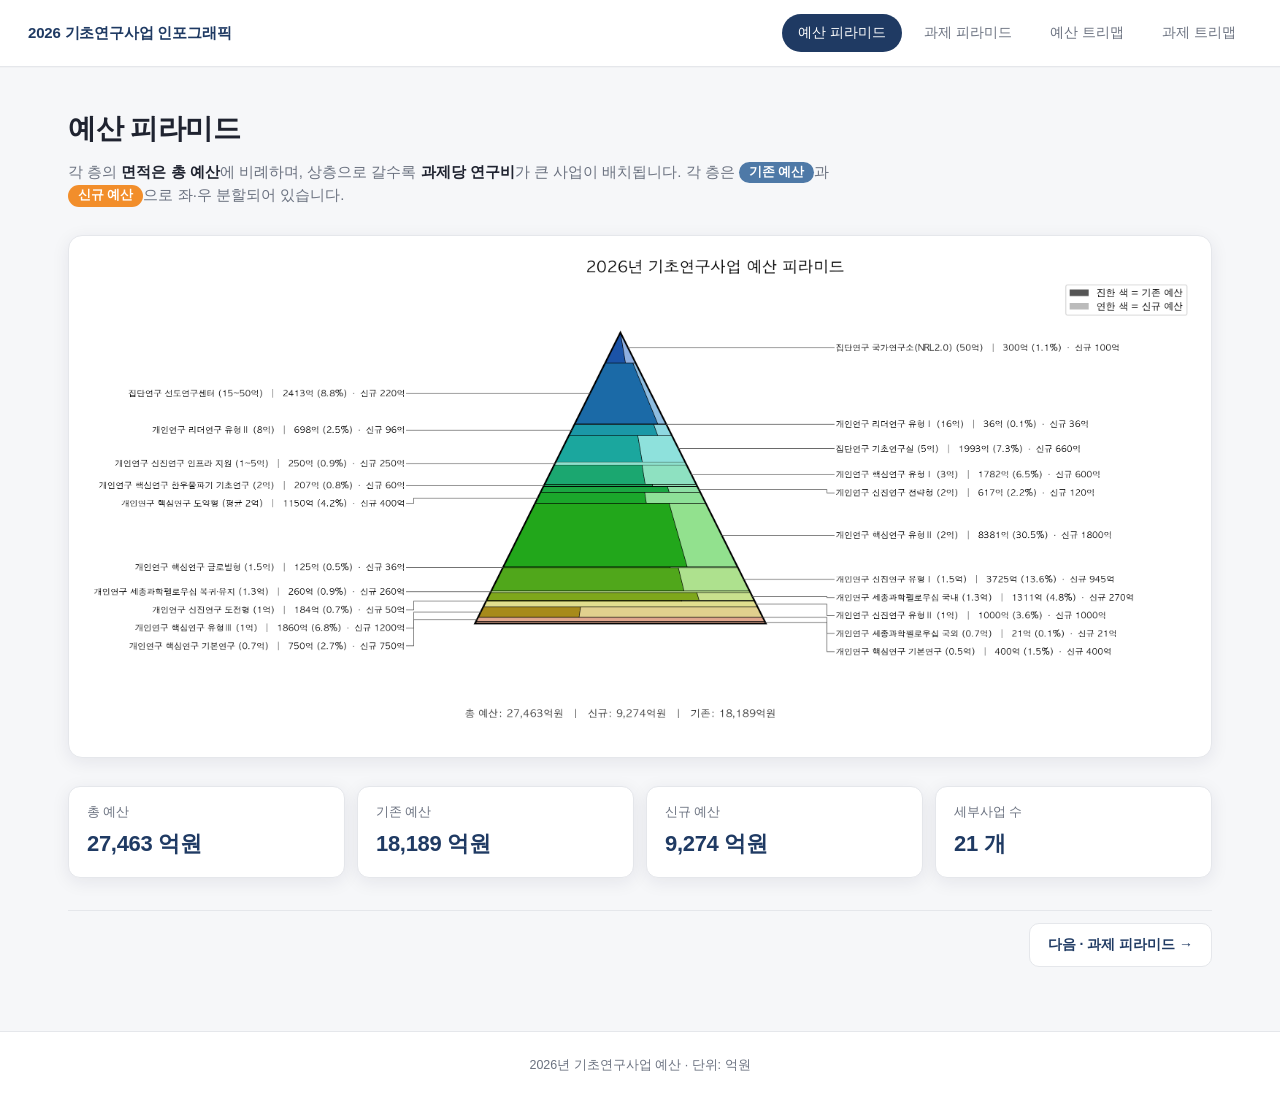
<file: index.html>
<!DOCTYPE html>
<html lang="ko">
<head>
<meta charset="UTF-8">
<meta name="viewport" content="width=device-width, initial-scale=1.0">
<title>2026년 기초연구사업 예산 피라미드</title>
<link rel="stylesheet" href="styles.css">
</head>
<body>
<header>
  <div class="brand">2026 기초연구사업 인포그래픽</div>
  <nav>
    <a href="index.html" class="active">예산 피라미드</a>
    <a href="projects.html">과제 피라미드</a>
    <a href="treemap.html">예산 트리맵</a>
    <a href="treemap-proj.html">과제 트리맵</a>
  </nav>
</header>

<main>
  <section class="page">
    <h1>예산 피라미드</h1>
    <p class="subtitle">
      각 층의 <strong>면적은 총 예산</strong>에 비례하며, 상층으로 갈수록
      <strong>과제당 연구비</strong>가 큰 사업이 배치됩니다.
      각 층은 <span class="chip chip-exist">기존 예산</span>과
      <span class="chip chip-new">신규 예산</span>으로 좌·우 분할되어 있습니다.
    </p>

    <figure>
      <img src="budget_pyramid.png"
           alt="2026년 기초연구사업 예산 피라미드 (기존/신규 분할)">
    </figure>

    <div class="stats">
      <div class="stat"><span class="k">총 예산</span><span class="v">27,463 억원</span></div>
      <div class="stat"><span class="k">기존 예산</span><span class="v">18,189 억원</span></div>
      <div class="stat"><span class="k">신규 예산</span><span class="v">9,274 억원</span></div>
      <div class="stat"><span class="k">세부사업 수</span><span class="v">21 개</span></div>
    </div>

    <div class="pager">
      <span></span>
      <a class="next" href="projects.html">다음 · 과제 피라미드 →</a>
    </div>
  </section>
</main>

<footer>
  <span>2026년 기초연구사업 예산 · 단위: 억원</span>
</footer>
</body>
</html>
</file>
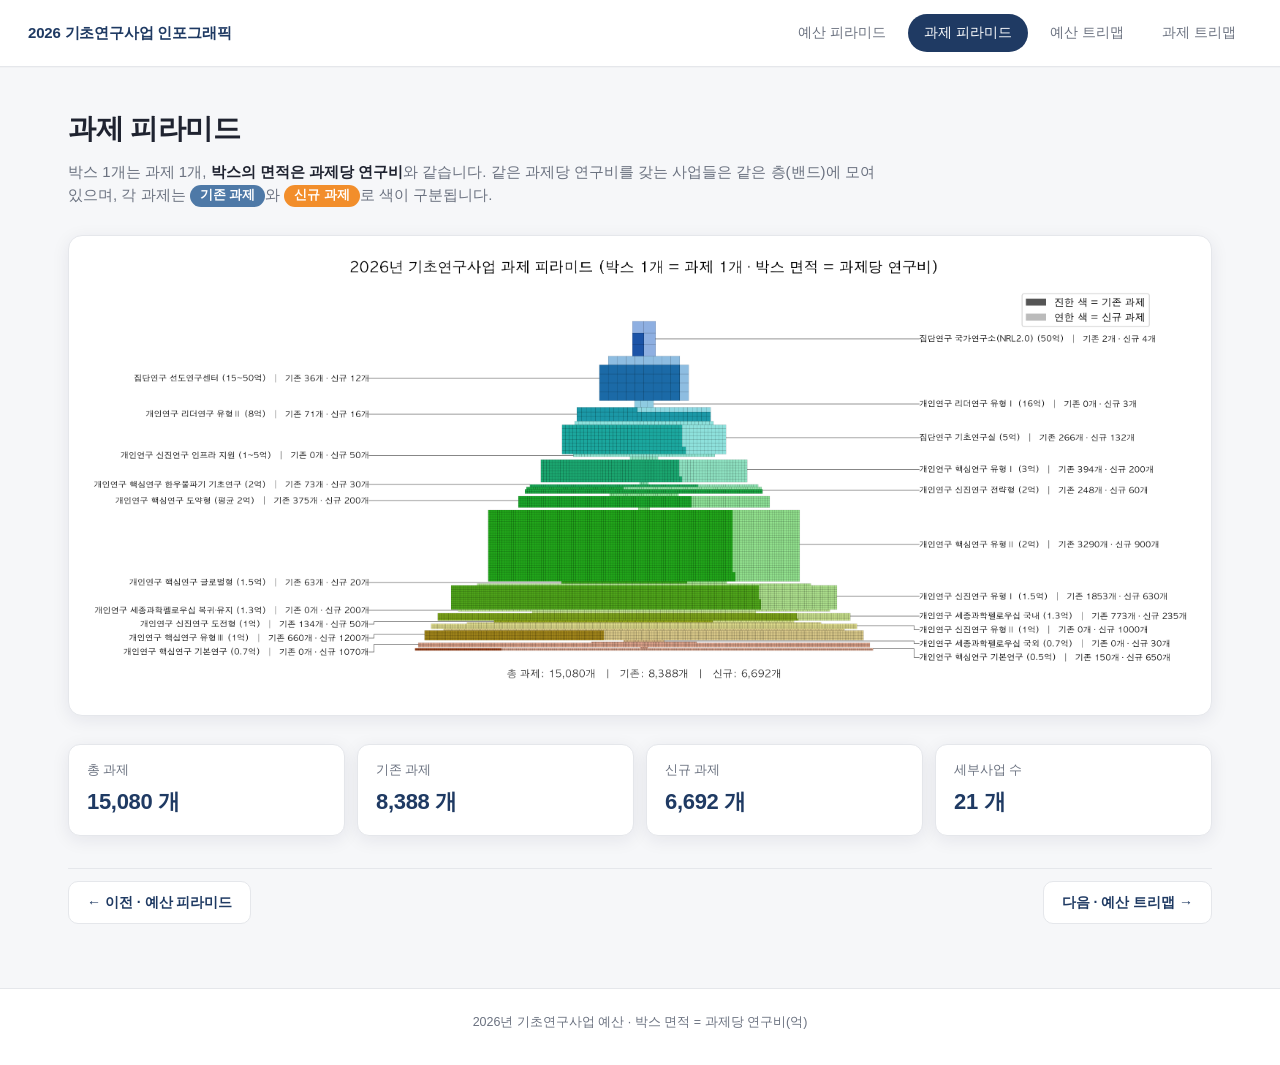
<file: projects.html>
<!DOCTYPE html>
<html lang="ko">
<head>
<meta charset="UTF-8">
<meta name="viewport" content="width=device-width, initial-scale=1.0">
<title>2026년 기초연구사업 과제 피라미드</title>
<link rel="stylesheet" href="styles.css">
</head>
<body>
<header>
  <div class="brand">2026 기초연구사업 인포그래픽</div>
  <nav>
    <a href="index.html">예산 피라미드</a>
    <a href="projects.html" class="active">과제 피라미드</a>
    <a href="treemap.html">예산 트리맵</a>
    <a href="treemap-proj.html">과제 트리맵</a>
  </nav>
</header>

<main>
  <section class="page">
    <h1>과제 피라미드</h1>
    <p class="subtitle">
      박스 1개는 과제 1개, <strong>박스의 면적은 과제당 연구비</strong>와 같습니다.
      같은 과제당 연구비를 갖는 사업들은 같은 층(밴드)에 모여 있으며,
      각 과제는 <span class="chip chip-exist">기존 과제</span>와
      <span class="chip chip-new">신규 과제</span>로 색이 구분됩니다.
    </p>

    <figure>
      <img src="project_pyramid.png"
           alt="2026년 기초연구사업 과제 피라미드 (기존/신규 분할)">
    </figure>

    <div class="stats">
      <div class="stat"><span class="k">총 과제</span><span class="v">15,080 개</span></div>
      <div class="stat"><span class="k">기존 과제</span><span class="v">8,388 개</span></div>
      <div class="stat"><span class="k">신규 과제</span><span class="v">6,692 개</span></div>
      <div class="stat"><span class="k">세부사업 수</span><span class="v">21 개</span></div>
    </div>

    <div class="pager">
      <a class="prev" href="index.html">← 이전 · 예산 피라미드</a>
      <a class="next" href="treemap.html">다음 · 예산 트리맵 →</a>
    </div>
  </section>
</main>

<footer>
  <span>2026년 기초연구사업 예산 · 박스 면적 = 과제당 연구비(억)</span>
</footer>
</body>
</html>
</file>
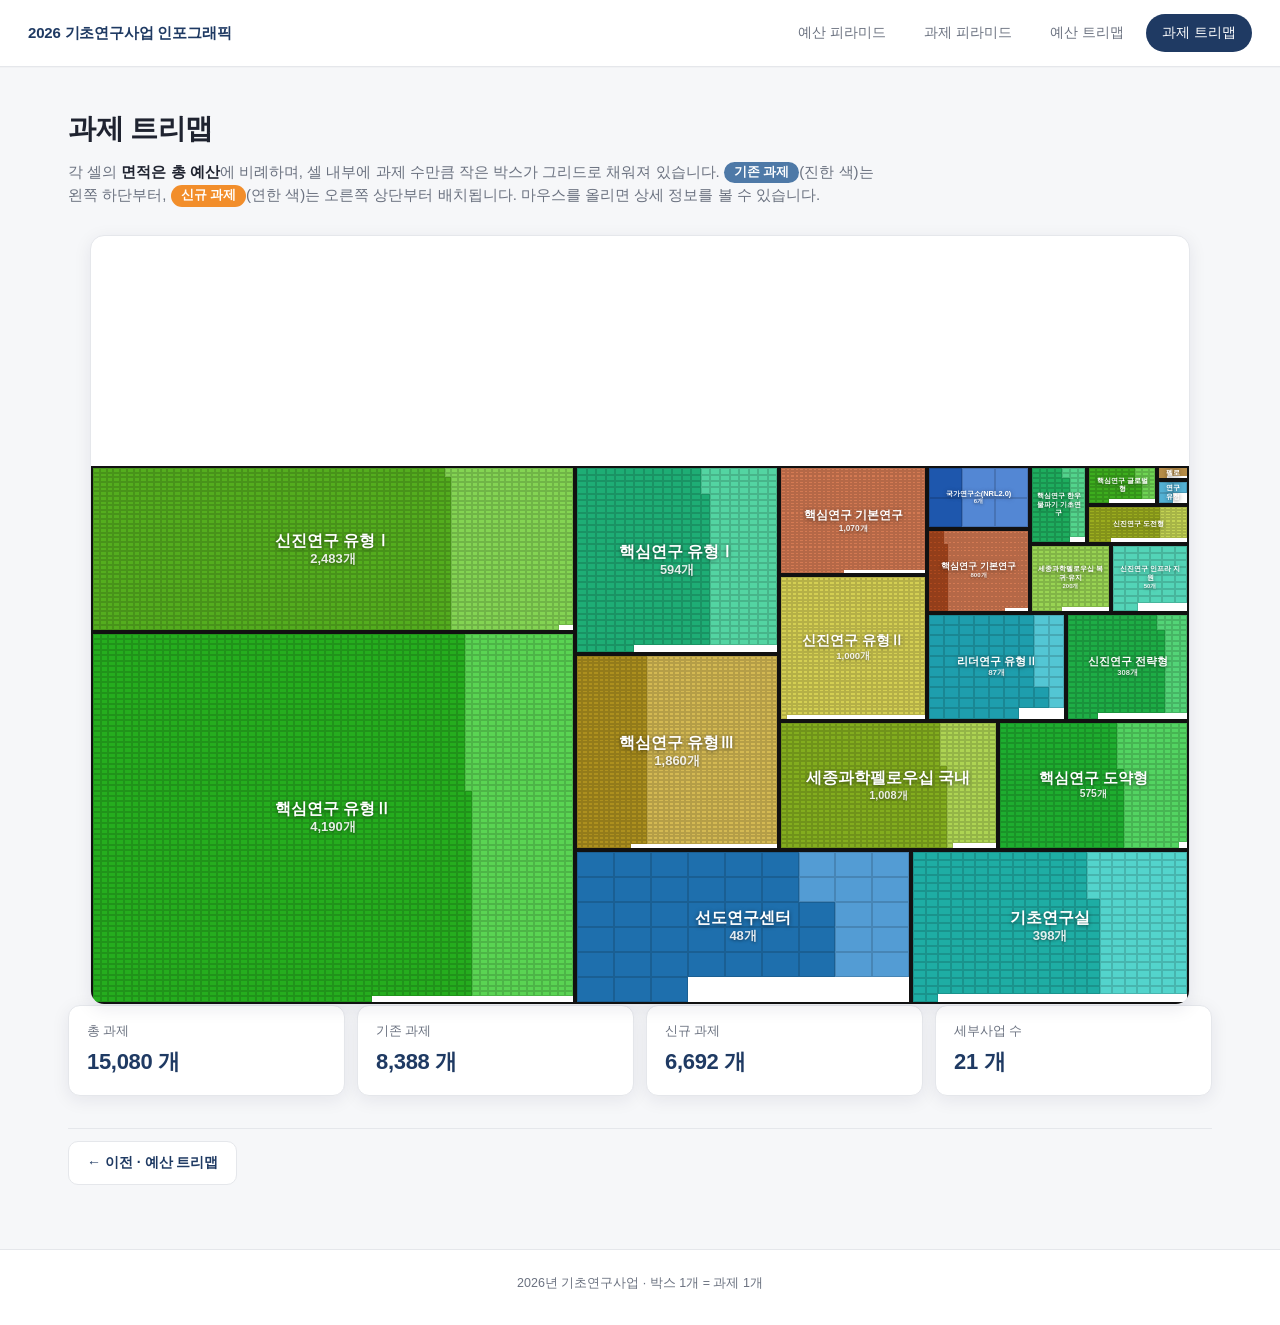
<file: treemap-proj.html>
<!DOCTYPE html>
<html lang="ko">
<head>
<meta charset="UTF-8">
<meta name="viewport" content="width=device-width, initial-scale=1.0">
<title>2026년 기초연구사업 과제 트리맵</title>
<link rel="stylesheet" href="styles.css">
<style>
  .treemap-wrap {
    position: relative;
    width: 100%;
    max-width: 1100px;
    margin: 0 auto;
    aspect-ratio: 100 / 70;
    background: #fff;
    border: 1px solid var(--border);
    border-radius: 14px;
    overflow: hidden;
    box-shadow: var(--shadow);
  }
  .tm-cell {
    position: absolute;
    box-sizing: border-box;
    border: 2px solid #111;
    overflow: hidden;
    cursor: default;
    transition: filter 0.15s;
  }
  .tm-cell:hover { filter: brightness(1.12); z-index: 5; }
  .tm-grid {
    position: absolute;
    inset: 0;
    display: grid;
    gap: 0;
  }
  .tm-box {
    box-sizing: border-box;
    border: 0.5px solid rgba(0,0,0,0.15);
  }
  .tm-label {
    position: absolute;
    inset: 0;
    display: flex;
    flex-direction: column;
    align-items: center;
    justify-content: center;
    pointer-events: none;
    padding: 4px;
    text-align: center;
  }
  .tm-label .name {
    color: #fff;
    font-weight: 700;
    line-height: 1.25;
    text-shadow: 0 1px 4px rgba(0,0,0,0.55);
  }
  .tm-label .sub {
    color: rgba(255,255,255,0.88);
    font-weight: 700;
    line-height: 1.3;
    text-shadow: 0 1px 3px rgba(0,0,0,0.45);
  }
  /* Tooltip */
  .tm-tip {
    display: none;
    position: fixed;
    z-index: 100;
    background: rgba(20,24,36,0.94);
    color: #fff;
    border-radius: 10px;
    padding: 14px 18px;
    font-size: 13.5px;
    line-height: 1.65;
    pointer-events: none;
    box-shadow: 0 6px 24px rgba(0,0,0,0.25);
    max-width: 360px;
    backdrop-filter: blur(6px);
  }
  .tm-tip .tip-name {
    font-size: 15px;
    font-weight: 700;
    margin-bottom: 6px;
    border-bottom: 1px solid rgba(255,255,255,0.15);
    padding-bottom: 6px;
  }
  .tm-tip .tip-row { display: flex; justify-content: space-between; gap: 18px; }
  .tm-tip .tip-k { color: rgba(255,255,255,0.6); }
  .tm-tip .tip-v { font-weight: 600; text-align: right; }
  .tm-tip .tip-bar {
    margin-top: 8px;
    height: 8px;
    border-radius: 4px;
    overflow: hidden;
    display: flex;
  }
  .tm-tip .tip-bar-exist, .tm-tip .tip-bar-new { height: 100%; }
</style>
</head>
<body>
<header>
  <div class="brand">2026 기초연구사업 인포그래픽</div>
  <nav>
    <a href="index.html">예산 피라미드</a>
    <a href="projects.html">과제 피라미드</a>
    <a href="treemap.html">예산 트리맵</a>
    <a href="treemap-proj.html" class="active">과제 트리맵</a>
  </nav>
</header>

<main>
  <section class="page">
    <h1>과제 트리맵</h1>
    <p class="subtitle">
      각 셀의 <strong>면적은 총 예산</strong>에 비례하며,
      셀 내부에 과제 수만큼 작은 박스가 그리드로 채워져 있습니다.
      <span class="chip chip-exist">기존 과제</span>(진한 색)는 왼쪽 하단부터,
      <span class="chip chip-new">신규 과제</span>(연한 색)는 오른쪽 상단부터 배치됩니다.
      마우스를 올리면 상세 정보를 볼 수 있습니다.
    </p>

    <div class="treemap-wrap" id="treemap"></div>

    <div class="stats">
      <div class="stat"><span class="k">총 과제</span><span class="v" id="st-n"></span></div>
      <div class="stat"><span class="k">기존 과제</span><span class="v" id="st-exist"></span></div>
      <div class="stat"><span class="k">신규 과제</span><span class="v" id="st-new"></span></div>
      <div class="stat"><span class="k">세부사업 수</span><span class="v" id="st-sub"></span></div>
    </div>

    <div class="pager">
      <a class="prev" href="treemap.html">← 이전 · 예산 트리맵</a>
      <span></span>
    </div>
  </section>
</main>

<div class="tm-tip" id="tip"></div>

<footer>
  <span>2026년 기초연구사업 · 박스 1개 = 과제 1개</span>
</footer>

<script>
const DATA = {"total_budget": 27463, "total_N": 15080, "total_exist": 8388, "total_new": 6692, "cells": [{"name": "개인연구 핵심연구 유형Ⅱ", "short": "핵심연구 유형Ⅱ", "total": 8381, "pct": 30.5, "exist_budget": 6581, "new_budget": 1800, "n_proj": 4190, "exist_count": 3290, "new_count": 900, "yearly": "2억", "per_proj": 2.0, "x": 0, "y": 0, "w": 44.0811, "h": 48.4611, "gcols": 62, "grows": 68, "ec": "rgb(37,173,30)", "nc": "rgb(90,212,83)"}, {"name": "개인연구 신진연구 유형Ⅰ", "short": "신진연구 유형Ⅰ", "total": 3725, "pct": 13.6, "exist_budget": 2780, "new_budget": 945, "n_proj": 2483, "exist_count": 1853, "new_count": 630, "yearly": "1.5억", "per_proj": 1.5, "x": 0, "y": 48.4611, "w": 44.0811, "h": 21.5389, "gcols": 71, "grows": 35, "ec": "rgb(84,173,30)", "nc": "rgb(132,212,83)"}, {"name": "집단연구 선도연구센터", "short": "선도연구센터", "total": 2413, "pct": 8.8, "exist_budget": 2193, "new_budget": 220, "n_proj": 48, "exist_count": 36, "new_count": 12, "yearly": "15~50억", "per_proj": 30.0, "x": 44.0811, "y": 0, "w": 30.6247, "h": 20.0833, "gcols": 9, "grows": 6, "ec": "rgb(30,111,173)", "nc": "rgb(83,156,212)"}, {"name": "집단연구 기초연구실", "short": "기초연구실", "total": 1993, "pct": 7.3, "exist_budget": 1333, "new_budget": 660, "n_proj": 398, "exist_count": 266, "new_count": 132, "yearly": "5억", "per_proj": 5.0, "x": 74.7058, "y": 0, "w": 25.2942, "h": 20.0833, "gcols": 22, "grows": 19, "ec": "rgb(30,173,164)", "nc": "rgb(83,212,204)"}, {"name": "개인연구 핵심연구 유형Ⅲ", "short": "핵심연구 유형Ⅲ", "total": 1860, "pct": 6.8, "exist_budget": 660, "new_budget": 1200, "n_proj": 1860, "exist_count": 660, "new_count": 1200, "yearly": "1억", "per_proj": 1.0, "x": 44.0811, "y": 20.0833, "w": 18.5971, "h": 25.4929, "gcols": 37, "grows": 51, "ec": "rgb(173,144,30)", "nc": "rgb(212,185,83)"}, {"name": "개인연구 핵심연구 유형Ⅰ", "short": "핵심연구 유형Ⅰ", "total": 1782, "pct": 6.5, "exist_budget": 1182, "new_budget": 600, "n_proj": 594, "exist_count": 394, "new_count": 200, "yearly": "3억", "per_proj": 3.0, "x": 44.0811, "y": 45.5762, "w": 18.5971, "h": 24.4238, "gcols": 21, "grows": 29, "ec": "rgb(30,173,117)", "nc": "rgb(83,212,162)"}, {"name": "개인연구 세종과학펠로우십 국내", "short": "세종과학펠로우십 국내", "total": 1311, "pct": 4.8, "exist_budget": 1041, "new_budget": 270, "n_proj": 1008, "exist_count": 773, "new_count": 235, "yearly": "1.3억", "per_proj": 1.3, "x": 62.6782, "y": 20.0833, "w": 19.8817, "h": 16.8073, "gcols": 35, "grows": 29, "ec": "rgb(131,173,30)", "nc": "rgb(174,212,83)"}, {"name": "개인연구 핵심연구 도약형", "short": "핵심연구 도약형", "total": 1150, "pct": 4.2, "exist_budget": 750, "new_budget": 400, "n_proj": 575, "exist_count": 375, "new_count": 200, "yearly": "평균 2억", "per_proj": 2.0, "x": 82.5599, "y": 20.0833, "w": 17.4401, "h": 16.8073, "gcols": 24, "grows": 24, "ec": "rgb(30,173,47)", "nc": "rgb(83,212,98)"}, {"name": "개인연구 신진연구 유형Ⅱ", "short": "신진연구 유형Ⅱ", "total": 1000, "pct": 3.6, "exist_budget": 0, "new_budget": 1000, "n_proj": 1000, "exist_count": 0, "new_count": 1000, "yearly": "1억", "per_proj": 1.0, "x": 62.6782, "y": 36.8907, "w": 13.4722, "h": 18.9196, "gcols": 27, "grows": 38, "ec": "rgb(173,167,30)", "nc": "rgb(212,207,83)"}, {"name": "개인연구 핵심연구 기본연구", "short": "핵심연구 기본연구", "total": 750, "pct": 2.7, "exist_budget": 0, "new_budget": 750, "n_proj": 1070, "exist_count": 0, "new_count": 1070, "yearly": "0.7억", "per_proj": 0.7, "x": 62.6782, "y": 55.8103, "w": 13.4722, "h": 14.1897, "gcols": 32, "grows": 34, "ec": "rgb(173,73,30)", "nc": "rgb(212,122,83)"}, {"name": "개인연구 리더연구 유형Ⅱ", "short": "리더연구 유형Ⅱ", "total": 698, "pct": 2.5, "exist_budget": 602, "new_budget": 96, "n_proj": 87, "exist_count": 71, "new_count": 16, "yearly": "8억", "per_proj": 8.0, "x": 76.1504, "y": 36.8907, "w": 12.6593, "h": 14.0538, "gcols": 9, "grows": 10, "ec": "rgb(30,158,173)", "nc": "rgb(83,198,212)"}, {"name": "개인연구 신진연구 전략형", "short": "신진연구 전략형", "total": 617, "pct": 2.2, "exist_budget": 497, "new_budget": 120, "n_proj": 308, "exist_count": 248, "new_count": 60, "yearly": "2억", "per_proj": 2.0, "x": 88.8097, "y": 36.8907, "w": 11.1903, "h": 14.0538, "gcols": 16, "grows": 20, "ec": "rgb(30,173,70)", "nc": "rgb(83,212,119)"}, {"name": "개인연구 핵심연구 기본연구", "short": "핵심연구 기본연구", "total": 400, "pct": 1.5, "exist_budget": 0, "new_budget": 400, "n_proj": 800, "exist_count": 150, "new_count": 650, "yearly": "0.5억", "per_proj": 0.5, "x": 76.1504, "y": 50.9445, "w": 9.3633, "h": 10.8888, "gcols": 26, "grows": 31, "ec": "rgb(173,73,30)", "nc": "rgb(212,122,83)"}, {"name": "집단연구 국가연구소(NRL2.0)", "short": "국가연구소(NRL2.0)", "total": 300, "pct": 1.1, "exist_budget": 200, "new_budget": 100, "n_proj": 6, "exist_count": 2, "new_count": 4, "yearly": "50억", "per_proj": 50.0, "x": 76.1504, "y": 61.8334, "w": 9.3633, "h": 8.1666, "gcols": 3, "grows": 2, "ec": "rgb(30,87,173)", "nc": "rgb(83,135,212)"}, {"name": "개인연구 세종과학펠로우십 복귀·유지", "short": "세종과학펠로우십 복귀·유지", "total": 260, "pct": 0.9, "exist_budget": 0, "new_budget": 260, "n_proj": 200, "exist_count": 0, "new_count": 200, "yearly": "1.3억", "per_proj": 1.3, "x": 85.5137, "y": 50.9445, "w": 7.3852, "h": 8.9735, "gcols": 13, "grows": 16, "ec": "rgb(108,173,30)", "nc": "rgb(153,212,83)"}, {"name": "개인연구 신진연구 인프라 지원", "short": "신진연구 인프라 지원", "total": 250, "pct": 0.9, "exist_budget": 0, "new_budget": 250, "n_proj": 50, "exist_count": 0, "new_count": 50, "yearly": "1~5억", "per_proj": 3.0, "x": 92.8989, "y": 50.9445, "w": 7.1011, "h": 8.9735, "gcols": 6, "grows": 9, "ec": "rgb(30,173,141)", "nc": "rgb(83,212,183)"}, {"name": "개인연구 핵심연구 한우물파기 기초연구", "short": "핵심연구 한우물파기 기초연구", "total": 207, "pct": 0.8, "exist_budget": 147, "new_budget": 60, "n_proj": 103, "exist_count": 73, "new_count": 30, "yearly": "2억", "per_proj": 2.0, "x": 85.5137, "y": 59.918, "w": 5.2333, "h": 10.082, "gcols": 7, "grows": 15, "ec": "rgb(30,173,94)", "nc": "rgb(83,212,140)"}, {"name": "개인연구 신진연구 도전형", "short": "신진연구 도전형", "total": 184, "pct": 0.7, "exist_budget": 134, "new_budget": 50, "n_proj": 184, "exist_count": 134, "new_count": 50, "yearly": "1억", "per_proj": 1.0, "x": 90.7469, "y": 59.918, "w": 9.2531, "h": 5.0685, "gcols": 18, "grows": 11, "ec": "rgb(155,173,30)", "nc": "rgb(196,212,83)"}, {"name": "개인연구 핵심연구 글로벌형", "short": "핵심연구 글로벌형", "total": 125, "pct": 0.5, "exist_budget": 89, "new_budget": 36, "n_proj": 83, "exist_count": 63, "new_count": 20, "yearly": "1.5억", "per_proj": 1.5, "x": 90.7469, "y": 64.9866, "w": 6.3551, "h": 5.0134, "gcols": 10, "grows": 9, "ec": "rgb(61,173,30)", "nc": "rgb(111,212,83)"}, {"name": "개인연구 리더연구 유형Ⅰ", "short": "리더연구 유형Ⅰ", "total": 36, "pct": 0.1, "exist_budget": 0, "new_budget": 36, "n_proj": 3, "exist_count": 0, "new_count": 3, "yearly": "16억", "per_proj": 16.0, "x": 97.1021, "y": 64.9866, "w": 2.8979, "h": 3.1664, "gcols": 2, "grows": 2, "ec": "rgb(30,134,173)", "nc": "rgb(83,177,212)"}, {"name": "개인연구 세종과학펠로우십 국외", "short": "세종과학펠로우십 국외", "total": 21, "pct": 0.1, "exist_budget": 0, "new_budget": 21, "n_proj": 30, "exist_count": 0, "new_count": 30, "yearly": "0.7억", "per_proj": 0.7, "x": 97.1021, "y": 68.1529, "w": 2.8979, "h": 1.8471, "gcols": 7, "grows": 5, "ec": "rgb(173,120,30)", "nc": "rgb(212,164,83)"}]};

function fmt(n) { return n.toLocaleString('ko-KR'); }

const wrap = document.getElementById('treemap');
const tip  = document.getElementById('tip');

document.getElementById('st-n').textContent     = fmt(DATA.total_N) + ' 개';
document.getElementById('st-exist').textContent = fmt(DATA.total_exist) + ' 개';
document.getElementById('st-new').textContent   = fmt(DATA.total_new) + ' 개';
document.getElementById('st-sub').textContent   = DATA.cells.length + ' 개';

DATA.cells.forEach(c => {
  const el = document.createElement('div');
  el.className = 'tm-cell';
  el.style.left   = c.x + '%';
  el.style.bottom = c.y + '%';
  el.style.width  = c.w + '%';
  el.style.height = c.h + '%';

  // Grid of boxes
  const grid = document.createElement('div');
  grid.className = 'tm-grid';
  grid.style.gridTemplateColumns = `repeat(${c.gcols}, 1fr)`;
  grid.style.gridTemplateRows    = `repeat(${c.grows}, 1fr)`;

  const N = c.n_proj;
  const nExist = c.exist_count;

  // Column-major bottom-to-top ordering for left=기존, right=신규
  // Map each grid slot (row, col) to a rank
  const lastRowN = N - (c.grows - 1) * c.gcols;
  const slots = []; // array of {row, col} in column-major bottom-to-top order
  for (let col = 0; col < c.gcols; col++) {
    const maxRow = col < lastRowN ? c.grows - 1 : c.grows - 2;
    for (let row = maxRow; row >= 0; row--) {
      slots.push({ row, col });
    }
  }

  // Create a color map: slot index in column-major order → exist or new
  const colorMap = new Map();
  slots.forEach((s, rank) => {
    const key = s.row * c.gcols + s.col;
    colorMap.set(key, rank < nExist ? 'exist' : 'new');
  });

  // Render grid row-major (CSS grid order)
  let boxIdx = 0;
  for (let row = 0; row < c.grows; row++) {
    for (let col = 0; col < c.gcols; col++) {
      const box = document.createElement('div');
      box.className = 'tm-box';
      // Check if this slot has a project
      const slotKey = row * c.gcols + col;
      if (colorMap.has(slotKey)) {
        const isExist = colorMap.get(slotKey) === 'exist';
        box.style.background = isExist ? c.ec : c.nc;
      } else {
        box.style.background = 'transparent';
        box.style.border = 'none';
      }
      grid.appendChild(box);
    }
  }
  el.appendChild(grid);

  // Label overlay
  const fsName = Math.min(16, Math.max(7, Math.sqrt(c.w * c.h) * 0.85));
  const fsSub  = Math.min(13, Math.max(6, Math.sqrt(c.w * c.h) * 0.6));
  let labelHTML = `<div class="tm-label">`;
  labelHTML += `<div class="name" style="font-size:${fsName}px">${c.short}</div>`;
  if (c.w > 6 && c.h > 7) {
    labelHTML += `<div class="sub" style="font-size:${fsSub}px">${fmt(c.n_proj)}개</div>`;
  }
  labelHTML += `</div>`;
  el.insertAdjacentHTML('beforeend', labelHTML);

  // Tooltip
  el.addEventListener('mouseenter', e => {
    const ef = c.n_proj > 0 ? c.exist_count / c.n_proj : 0;
    tip.style.display = 'block';
    tip.innerHTML = `
      <div class="tip-name">${c.name}</div>
      <div class="tip-row"><span class="tip-k">과제당 연구비</span><span class="tip-v">${c.yearly}</span></div>
      <div class="tip-row"><span class="tip-k">총 예산</span><span class="tip-v">${fmt(c.total)}억 (${c.pct}%)</span></div>
      <div class="tip-row"><span class="tip-k">총 과제 수</span><span class="tip-v">${fmt(c.n_proj)}개</span></div>
      <div class="tip-row"><span class="tip-k">기존 과제</span><span class="tip-v">${fmt(c.exist_count)}개</span></div>
      <div class="tip-row"><span class="tip-k">신규 과제</span><span class="tip-v">${fmt(c.new_count)}개</span></div>
      <div class="tip-bar">
        <div class="tip-bar-exist" style="width:${(ef*100).toFixed(1)}%;background:${c.ec}"></div>
        <div class="tip-bar-new"   style="width:${((1-ef)*100).toFixed(1)}%;background:${c.nc}"></div>
      </div>
    `;
  });
  el.addEventListener('mousemove', e => {
    let tx = e.clientX + 14, ty = e.clientY + 14;
    const tw = tip.offsetWidth, th = tip.offsetHeight;
    if (tx + tw > window.innerWidth - 8)  tx = e.clientX - tw - 10;
    if (ty + th > window.innerHeight - 8) ty = e.clientY - th - 10;
    tip.style.left = tx + 'px';
    tip.style.top  = ty + 'px';
  });
  el.addEventListener('mouseleave', () => { tip.style.display = 'none'; });

  wrap.appendChild(el);
});
</script>
</body>
</html>
</file>
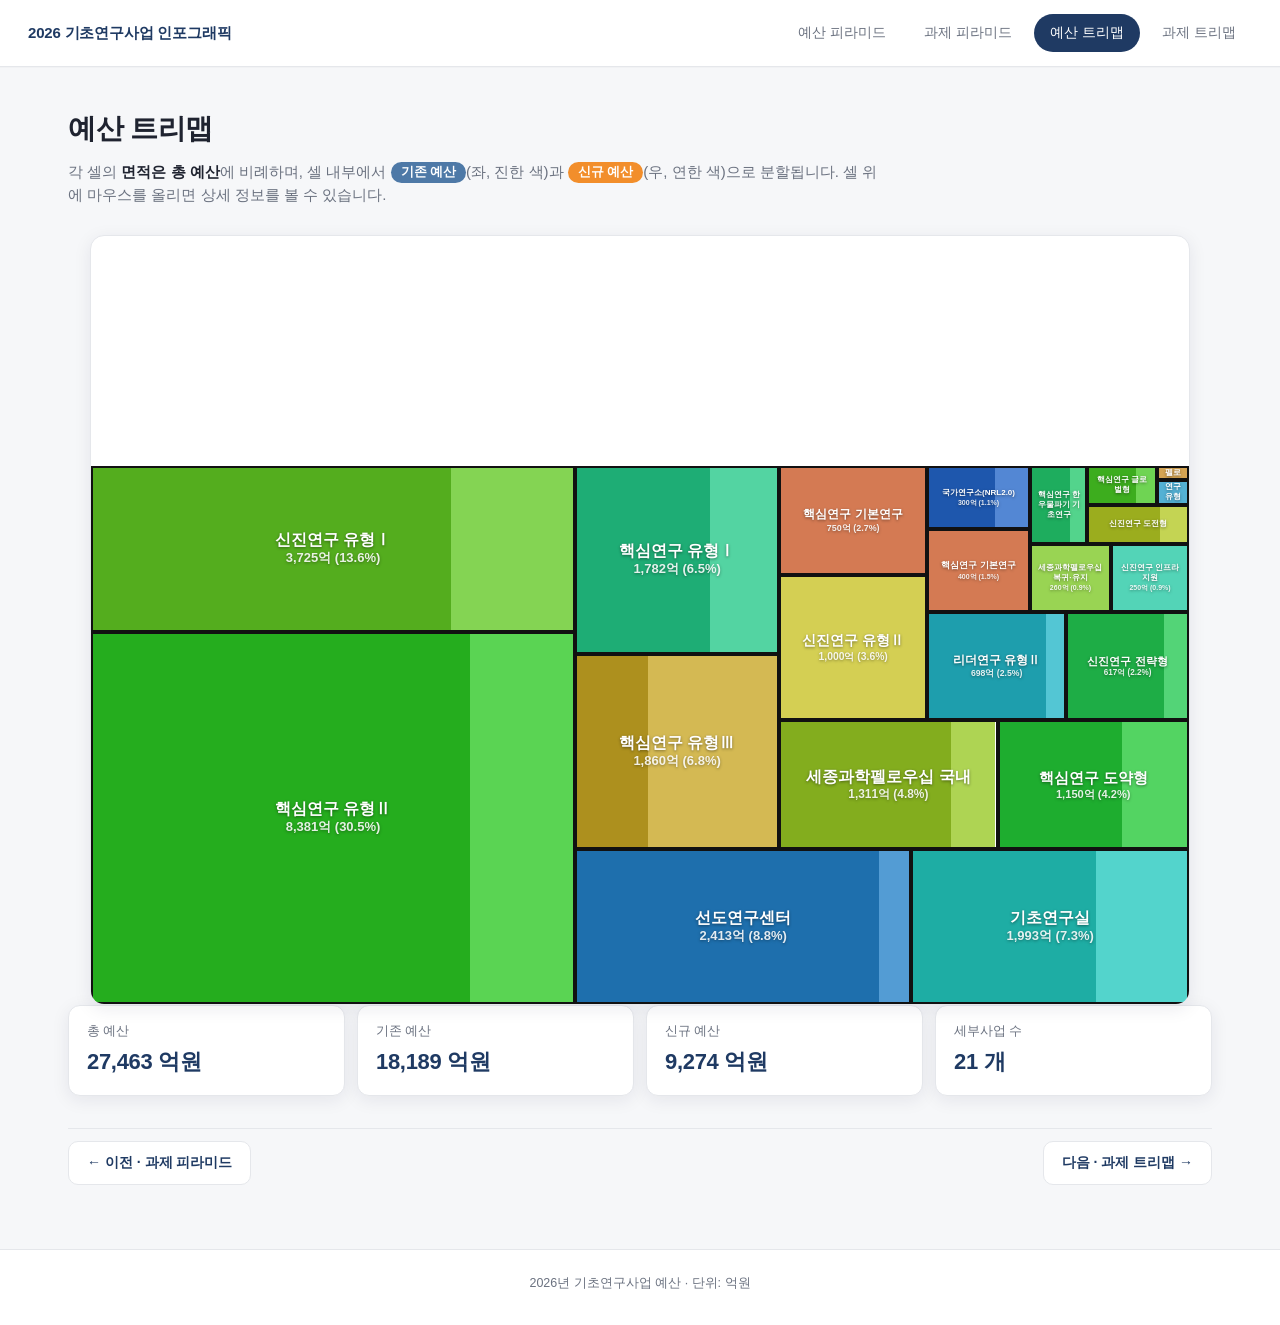
<file: treemap.html>
<!DOCTYPE html>
<html lang="ko">
<head>
<meta charset="UTF-8">
<meta name="viewport" content="width=device-width, initial-scale=1.0">
<title>2026년 기초연구사업 예산 트리맵</title>
<link rel="stylesheet" href="styles.css">
<style>
  .treemap-wrap {
    position: relative;
    width: 100%;
    max-width: 1100px;
    margin: 0 auto;
    aspect-ratio: 100 / 70;
    background: #fff;
    border: 1px solid var(--border);
    border-radius: 14px;
    overflow: hidden;
    box-shadow: var(--shadow);
  }
  .tm-cell {
    position: absolute;
    box-sizing: border-box;
    border: 2px solid #111;
    display: flex;
    overflow: hidden;
    cursor: default;
    transition: filter 0.15s;
  }
  .tm-cell:hover { filter: brightness(1.12); z-index: 5; }
  .tm-exist, .tm-new {
    height: 100%;
    flex-shrink: 0;
  }
  .tm-label {
    position: absolute;
    inset: 0;
    display: flex;
    flex-direction: column;
    align-items: center;
    justify-content: center;
    pointer-events: none;
    padding: 4px;
    text-align: center;
  }
  .tm-label .name {
    color: #fff;
    font-weight: 700;
    line-height: 1.25;
    text-shadow: 0 1px 3px rgba(0,0,0,0.45);
  }
  .tm-label .sub {
    color: rgba(255,255,255,0.88);
    font-weight: 700;
    line-height: 1.3;
    text-shadow: 0 1px 3px rgba(0,0,0,0.35);
  }
  /* Tooltip */
  .tm-tip {
    display: none;
    position: fixed;
    z-index: 100;
    background: rgba(20,24,36,0.94);
    color: #fff;
    border-radius: 10px;
    padding: 14px 18px;
    font-size: 13.5px;
    line-height: 1.65;
    pointer-events: none;
    box-shadow: 0 6px 24px rgba(0,0,0,0.25);
    max-width: 360px;
    backdrop-filter: blur(6px);
  }
  .tm-tip .tip-name {
    font-size: 15px;
    font-weight: 700;
    margin-bottom: 6px;
    border-bottom: 1px solid rgba(255,255,255,0.15);
    padding-bottom: 6px;
  }
  .tm-tip .tip-row { display: flex; justify-content: space-between; gap: 18px; }
  .tm-tip .tip-k { color: rgba(255,255,255,0.6); }
  .tm-tip .tip-v { font-weight: 600; text-align: right; }
  .tm-tip .tip-bar {
    margin-top: 8px;
    height: 8px;
    border-radius: 4px;
    overflow: hidden;
    display: flex;
  }
  .tm-tip .tip-bar-exist { height: 100%; }
  .tm-tip .tip-bar-new   { height: 100%; }
</style>
</head>
<body>
<header>
  <div class="brand">2026 기초연구사업 인포그래픽</div>
  <nav>
    <a href="index.html">예산 피라미드</a>
    <a href="projects.html">과제 피라미드</a>
    <a href="treemap.html" class="active">예산 트리맵</a>
    <a href="treemap-proj.html">과제 트리맵</a>
  </nav>
</header>

<main>
  <section class="page">
    <h1>예산 트리맵</h1>
    <p class="subtitle">
      각 셀의 <strong>면적은 총 예산</strong>에 비례하며,
      셀 내부에서 <span class="chip chip-exist">기존 예산</span>(좌, 진한 색)과
      <span class="chip chip-new">신규 예산</span>(우, 연한 색)으로 분할됩니다.
      셀 위에 마우스를 올리면 상세 정보를 볼 수 있습니다.
    </p>

    <div class="treemap-wrap" id="treemap"></div>

    <div class="stats">
      <div class="stat"><span class="k">총 예산</span><span class="v" id="st-total"></span></div>
      <div class="stat"><span class="k">기존 예산</span><span class="v" id="st-exist"></span></div>
      <div class="stat"><span class="k">신규 예산</span><span class="v" id="st-new"></span></div>
      <div class="stat"><span class="k">세부사업 수</span><span class="v" id="st-n"></span></div>
    </div>

    <div class="pager">
      <a class="prev" href="projects.html">← 이전 · 과제 피라미드</a>
      <a class="next" href="treemap-proj.html">다음 · 과제 트리맵 →</a>
    </div>
  </section>
</main>

<div class="tm-tip" id="tip"></div>

<footer>
  <span>2026년 기초연구사업 예산 · 단위: 억원</span>
</footer>

<script>
const DATA = {"total": 27463, "new_total": 9274, "exist_total": 18189, "cells": [{"name": "개인연구 핵심연구 유형Ⅱ", "short": "핵심연구 유형Ⅱ", "total": 8381, "pct": 30.5, "exist": 6581, "new": 1800, "yearly": "2억", "x": 0, "y": 0, "w": 44.0811, "h": 48.4611, "ef": 0.7852, "ec": "rgb(37,173,30)", "nc": "rgb(90,212,83)"}, {"name": "개인연구 신진연구 유형Ⅰ", "short": "신진연구 유형Ⅰ", "total": 3725, "pct": 13.6, "exist": 2780, "new": 945, "yearly": "1.5억", "x": 0, "y": 48.4611, "w": 44.0811, "h": 21.5389, "ef": 0.7463, "ec": "rgb(84,173,30)", "nc": "rgb(132,212,83)"}, {"name": "집단연구 선도연구센터", "short": "선도연구센터", "total": 2413, "pct": 8.8, "exist": 2193, "new": 220, "yearly": "15~50억", "x": 44.0811, "y": 0, "w": 30.6247, "h": 20.0833, "ef": 0.9088, "ec": "rgb(30,111,173)", "nc": "rgb(83,156,212)"}, {"name": "집단연구 기초연구실", "short": "기초연구실", "total": 1993, "pct": 7.3, "exist": 1333, "new": 660, "yearly": "5억", "x": 74.7058, "y": 0, "w": 25.2942, "h": 20.0833, "ef": 0.6688, "ec": "rgb(30,173,164)", "nc": "rgb(83,212,204)"}, {"name": "개인연구 핵심연구 유형Ⅲ", "short": "핵심연구 유형Ⅲ", "total": 1860, "pct": 6.8, "exist": 660, "new": 1200, "yearly": "1억", "x": 44.0811, "y": 20.0833, "w": 18.5971, "h": 25.4929, "ef": 0.3548, "ec": "rgb(173,144,30)", "nc": "rgb(212,185,83)"}, {"name": "개인연구 핵심연구 유형Ⅰ", "short": "핵심연구 유형Ⅰ", "total": 1782, "pct": 6.5, "exist": 1182, "new": 600, "yearly": "3억", "x": 44.0811, "y": 45.5762, "w": 18.5971, "h": 24.4238, "ef": 0.6633, "ec": "rgb(30,173,117)", "nc": "rgb(83,212,162)"}, {"name": "개인연구 세종과학펠로우십 국내", "short": "세종과학펠로우십 국내", "total": 1311, "pct": 4.8, "exist": 1041, "new": 270, "yearly": "1.3억", "x": 62.6782, "y": 20.0833, "w": 19.8817, "h": 16.8073, "ef": 0.7941, "ec": "rgb(131,173,30)", "nc": "rgb(174,212,83)"}, {"name": "개인연구 핵심연구 도약형", "short": "핵심연구 도약형", "total": 1150, "pct": 4.2, "exist": 750, "new": 400, "yearly": "평균 2억", "x": 82.5599, "y": 20.0833, "w": 17.4401, "h": 16.8073, "ef": 0.6522, "ec": "rgb(30,173,47)", "nc": "rgb(83,212,98)"}, {"name": "개인연구 신진연구 유형Ⅱ", "short": "신진연구 유형Ⅱ", "total": 1000, "pct": 3.6, "exist": 0, "new": 1000, "yearly": "1억", "x": 62.6782, "y": 36.8907, "w": 13.4722, "h": 18.9196, "ef": 0.0, "ec": "rgb(173,167,30)", "nc": "rgb(212,207,83)"}, {"name": "개인연구 핵심연구 기본연구", "short": "핵심연구 기본연구", "total": 750, "pct": 2.7, "exist": 0, "new": 750, "yearly": "0.7억", "x": 62.6782, "y": 55.8103, "w": 13.4722, "h": 14.1897, "ef": 0.0, "ec": "rgb(173,73,30)", "nc": "rgb(212,122,83)"}, {"name": "개인연구 리더연구 유형Ⅱ", "short": "리더연구 유형Ⅱ", "total": 698, "pct": 2.5, "exist": 602, "new": 96, "yearly": "8억", "x": 76.1504, "y": 36.8907, "w": 12.6593, "h": 14.0538, "ef": 0.8625, "ec": "rgb(30,158,173)", "nc": "rgb(83,198,212)"}, {"name": "개인연구 신진연구 전략형", "short": "신진연구 전략형", "total": 617, "pct": 2.2, "exist": 497, "new": 120, "yearly": "2억", "x": 88.8097, "y": 36.8907, "w": 11.1903, "h": 14.0538, "ef": 0.8055, "ec": "rgb(30,173,70)", "nc": "rgb(83,212,119)"}, {"name": "개인연구 핵심연구 기본연구", "short": "핵심연구 기본연구", "total": 400, "pct": 1.5, "exist": 0, "new": 400, "yearly": "0.5억", "x": 76.1504, "y": 50.9445, "w": 9.3633, "h": 10.8888, "ef": 0.0, "ec": "rgb(173,73,30)", "nc": "rgb(212,122,83)"}, {"name": "집단연구 국가연구소(NRL2.0)", "short": "국가연구소(NRL2.0)", "total": 300, "pct": 1.1, "exist": 200, "new": 100, "yearly": "50억", "x": 76.1504, "y": 61.8334, "w": 9.3633, "h": 8.1666, "ef": 0.6667, "ec": "rgb(30,87,173)", "nc": "rgb(83,135,212)"}, {"name": "개인연구 세종과학펠로우십 복귀·유지", "short": "세종과학펠로우십 복귀·유지", "total": 260, "pct": 0.9, "exist": 0, "new": 260, "yearly": "1.3억", "x": 85.5137, "y": 50.9445, "w": 7.3852, "h": 8.9735, "ef": 0.0, "ec": "rgb(108,173,30)", "nc": "rgb(153,212,83)"}, {"name": "개인연구 신진연구 인프라 지원", "short": "신진연구 인프라 지원", "total": 250, "pct": 0.9, "exist": 0, "new": 250, "yearly": "1~5억", "x": 92.8989, "y": 50.9445, "w": 7.1011, "h": 8.9735, "ef": 0.0, "ec": "rgb(30,173,141)", "nc": "rgb(83,212,183)"}, {"name": "개인연구 핵심연구 한우물파기 기초연구", "short": "핵심연구 한우물파기 기초연구", "total": 207, "pct": 0.8, "exist": 147, "new": 60, "yearly": "2억", "x": 85.5137, "y": 59.918, "w": 5.2333, "h": 10.082, "ef": 0.7101, "ec": "rgb(30,173,94)", "nc": "rgb(83,212,140)"}, {"name": "개인연구 신진연구 도전형", "short": "신진연구 도전형", "total": 184, "pct": 0.7, "exist": 134, "new": 50, "yearly": "1억", "x": 90.7469, "y": 59.918, "w": 9.2531, "h": 5.0685, "ef": 0.7283, "ec": "rgb(155,173,30)", "nc": "rgb(196,212,83)"}, {"name": "개인연구 핵심연구 글로벌형", "short": "핵심연구 글로벌형", "total": 125, "pct": 0.5, "exist": 89, "new": 36, "yearly": "1.5억", "x": 90.7469, "y": 64.9866, "w": 6.3551, "h": 5.0134, "ef": 0.712, "ec": "rgb(61,173,30)", "nc": "rgb(111,212,83)"}, {"name": "개인연구 리더연구 유형Ⅰ", "short": "리더연구 유형Ⅰ", "total": 36, "pct": 0.1, "exist": 0, "new": 36, "yearly": "16억", "x": 97.1021, "y": 64.9866, "w": 2.8979, "h": 3.1664, "ef": 0.0, "ec": "rgb(30,134,173)", "nc": "rgb(83,177,212)"}, {"name": "개인연구 세종과학펠로우십 국외", "short": "세종과학펠로우십 국외", "total": 21, "pct": 0.1, "exist": 0, "new": 21, "yearly": "0.7억", "x": 97.1021, "y": 68.1529, "w": 2.8979, "h": 1.8471, "ef": 0.0, "ec": "rgb(173,120,30)", "nc": "rgb(212,164,83)"}]};

function fmt(n) { return n.toLocaleString('ko-KR'); }

const wrap = document.getElementById('treemap');
const tip  = document.getElementById('tip');

document.getElementById('st-total').textContent = fmt(DATA.total) + ' 억원';
document.getElementById('st-exist').textContent = fmt(DATA.exist_total) + ' 억원';
document.getElementById('st-new').textContent   = fmt(DATA.new_total) + ' 억원';
document.getElementById('st-n').textContent      = DATA.cells.length + ' 개';

DATA.cells.forEach(c => {
  const el = document.createElement('div');
  el.className = 'tm-cell';
  el.style.left   = c.x + '%';
  el.style.bottom  = c.y + '%';
  el.style.width   = c.w + '%';
  el.style.height  = c.h + '%';

  const existW = (c.ef * 100).toFixed(2) + '%';
  const newW   = ((1 - c.ef) * 100).toFixed(2) + '%';

  el.innerHTML = `
    <div class="tm-exist" style="width:${existW};background:${c.ec}"></div>
    <div class="tm-new"   style="width:${newW};background:${c.nc}"></div>
    <div class="tm-label">
      <div class="name" style="font-size:${Math.min(16, Math.max(8, Math.sqrt(c.w * c.h) * 0.9))}px">${c.short}</div>
      ${c.w > 6 && c.h > 7 ? `<div class="sub" style="font-size:${Math.min(13, Math.max(7, Math.sqrt(c.w * c.h) * 0.65))}px">${fmt(c.total)}억 (${c.pct}%)</div>` : ''}
    </div>
  `;

  el.addEventListener('mouseenter', e => {
    tip.style.display = 'block';
    tip.innerHTML = `
      <div class="tip-name">${c.name}</div>
      <div class="tip-row"><span class="tip-k">연간 연구비</span><span class="tip-v">${c.yearly}</span></div>
      <div class="tip-row"><span class="tip-k">총 예산</span><span class="tip-v">${fmt(c.total)}억 (${c.pct}%)</span></div>
      <div class="tip-row"><span class="tip-k">기존 예산</span><span class="tip-v">${fmt(c.exist)}억</span></div>
      <div class="tip-row"><span class="tip-k">신규 예산</span><span class="tip-v">${fmt(c.new)}억</span></div>
      <div class="tip-bar">
        <div class="tip-bar-exist" style="width:${(c.ef*100).toFixed(1)}%;background:${c.ec}"></div>
        <div class="tip-bar-new"   style="width:${((1-c.ef)*100).toFixed(1)}%;background:${c.nc}"></div>
      </div>
    `;
  });

  el.addEventListener('mousemove', e => {
    let tx = e.clientX + 14, ty = e.clientY + 14;
    const tw = tip.offsetWidth, th = tip.offsetHeight;
    if (tx + tw > window.innerWidth - 8) tx = e.clientX - tw - 10;
    if (ty + th > window.innerHeight - 8) ty = e.clientY - th - 10;
    tip.style.left = tx + 'px';
    tip.style.top  = ty + 'px';
  });

  el.addEventListener('mouseleave', () => { tip.style.display = 'none'; });

  wrap.appendChild(el);
});
</script>
</body>
</html>
</file>
<file: styles.css>
:root {
  --bg: #f6f7f9;
  --surface: #ffffff;
  --text: #1f2330;
  --muted: #6b7280;
  --border: #e5e7eb;
  --accent: #1f3a63;
  --exist: #4E79A7;
  --new:   #F28E2B;
  --shadow: 0 4px 18px rgba(20, 30, 60, 0.08);
}

* { box-sizing: border-box; }

html, body {
  margin: 0;
  padding: 0;
  background: var(--bg);
  color: var(--text);
  font-family: -apple-system, BlinkMacSystemFont, "Apple SD Gothic Neo",
               "Malgun Gothic", "Noto Sans KR", sans-serif;
  -webkit-font-smoothing: antialiased;
  line-height: 1.55;
}

/* ---------- Header ---------- */
header {
  position: sticky;
  top: 0;
  z-index: 10;
  background: var(--surface);
  border-bottom: 1px solid var(--border);
  display: flex;
  align-items: center;
  justify-content: space-between;
  padding: 14px 28px;
  box-shadow: 0 1px 0 rgba(0,0,0,0.02);
}

.brand {
  font-size: 15px;
  font-weight: 700;
  color: var(--accent);
  letter-spacing: -0.2px;
}

nav {
  display: flex;
  gap: 6px;
}

nav a {
  display: inline-block;
  padding: 8px 16px;
  border-radius: 999px;
  text-decoration: none;
  color: var(--muted);
  font-size: 14px;
  font-weight: 500;
  transition: background .15s, color .15s;
}

nav a:hover {
  background: #eef2f7;
  color: var(--text);
}

nav a.active {
  background: var(--accent);
  color: #fff;
}

/* ---------- Main / Page ---------- */
main {
  max-width: 1200px;
  margin: 0 auto;
  padding: 40px 28px 64px;
}

.page h1 {
  font-size: 28px;
  font-weight: 700;
  margin: 0 0 10px;
  letter-spacing: -0.5px;
}

.subtitle {
  color: var(--muted);
  font-size: 15px;
  margin: 0 0 28px;
  max-width: 820px;
}

.subtitle strong {
  color: var(--text);
  font-weight: 600;
}

/* Inline color chips */
.chip {
  display: inline-block;
  padding: 1px 10px;
  border-radius: 999px;
  font-size: 12.5px;
  font-weight: 600;
  color: #fff;
  vertical-align: 1px;
}
.chip-exist { background: var(--exist); }
.chip-new   { background: var(--new); }

/* ---------- Figure ---------- */
figure {
  margin: 0 0 28px;
  background: var(--surface);
  border: 1px solid var(--border);
  border-radius: 14px;
  box-shadow: var(--shadow);
  padding: 18px;
  text-align: center;
}

figure img {
  max-width: 100%;
  height: auto;
  display: inline-block;
}

/* ---------- Stat cards ---------- */
.stats {
  display: grid;
  grid-template-columns: repeat(auto-fit, minmax(180px, 1fr));
  gap: 12px;
  margin-bottom: 32px;
}

.stat {
  background: var(--surface);
  border: 1px solid var(--border);
  border-radius: 12px;
  padding: 16px 18px;
  display: flex;
  flex-direction: column;
  gap: 4px;
  box-shadow: var(--shadow);
}

.stat .k {
  font-size: 12.5px;
  color: var(--muted);
  font-weight: 500;
}

.stat .v {
  font-size: 22px;
  font-weight: 700;
  color: var(--accent);
  letter-spacing: -0.3px;
}

/* ---------- Pager ---------- */
.pager {
  display: flex;
  justify-content: space-between;
  align-items: center;
  padding-top: 12px;
  border-top: 1px solid var(--border);
}

.pager a {
  display: inline-block;
  padding: 10px 18px;
  border-radius: 10px;
  text-decoration: none;
  color: var(--accent);
  font-weight: 600;
  font-size: 14px;
  background: var(--surface);
  border: 1px solid var(--border);
  transition: background .15s, transform .15s;
}

.pager a:hover {
  background: #eef2f7;
  transform: translateY(-1px);
}

.pager a.next  { margin-left: auto; }
.pager a.prev  { margin-right: auto; }

/* ---------- Footer ---------- */
footer {
  text-align: center;
  color: var(--muted);
  font-size: 12.5px;
  padding: 24px 16px 32px;
  border-top: 1px solid var(--border);
  background: var(--surface);
}

/* ---------- Responsive ---------- */
@media (max-width: 640px) {
  header { flex-direction: column; gap: 10px; padding: 12px; }
  main { padding: 24px 14px 48px; }
  .page h1 { font-size: 22px; }
  .stat .v { font-size: 18px; }
}
</file>
